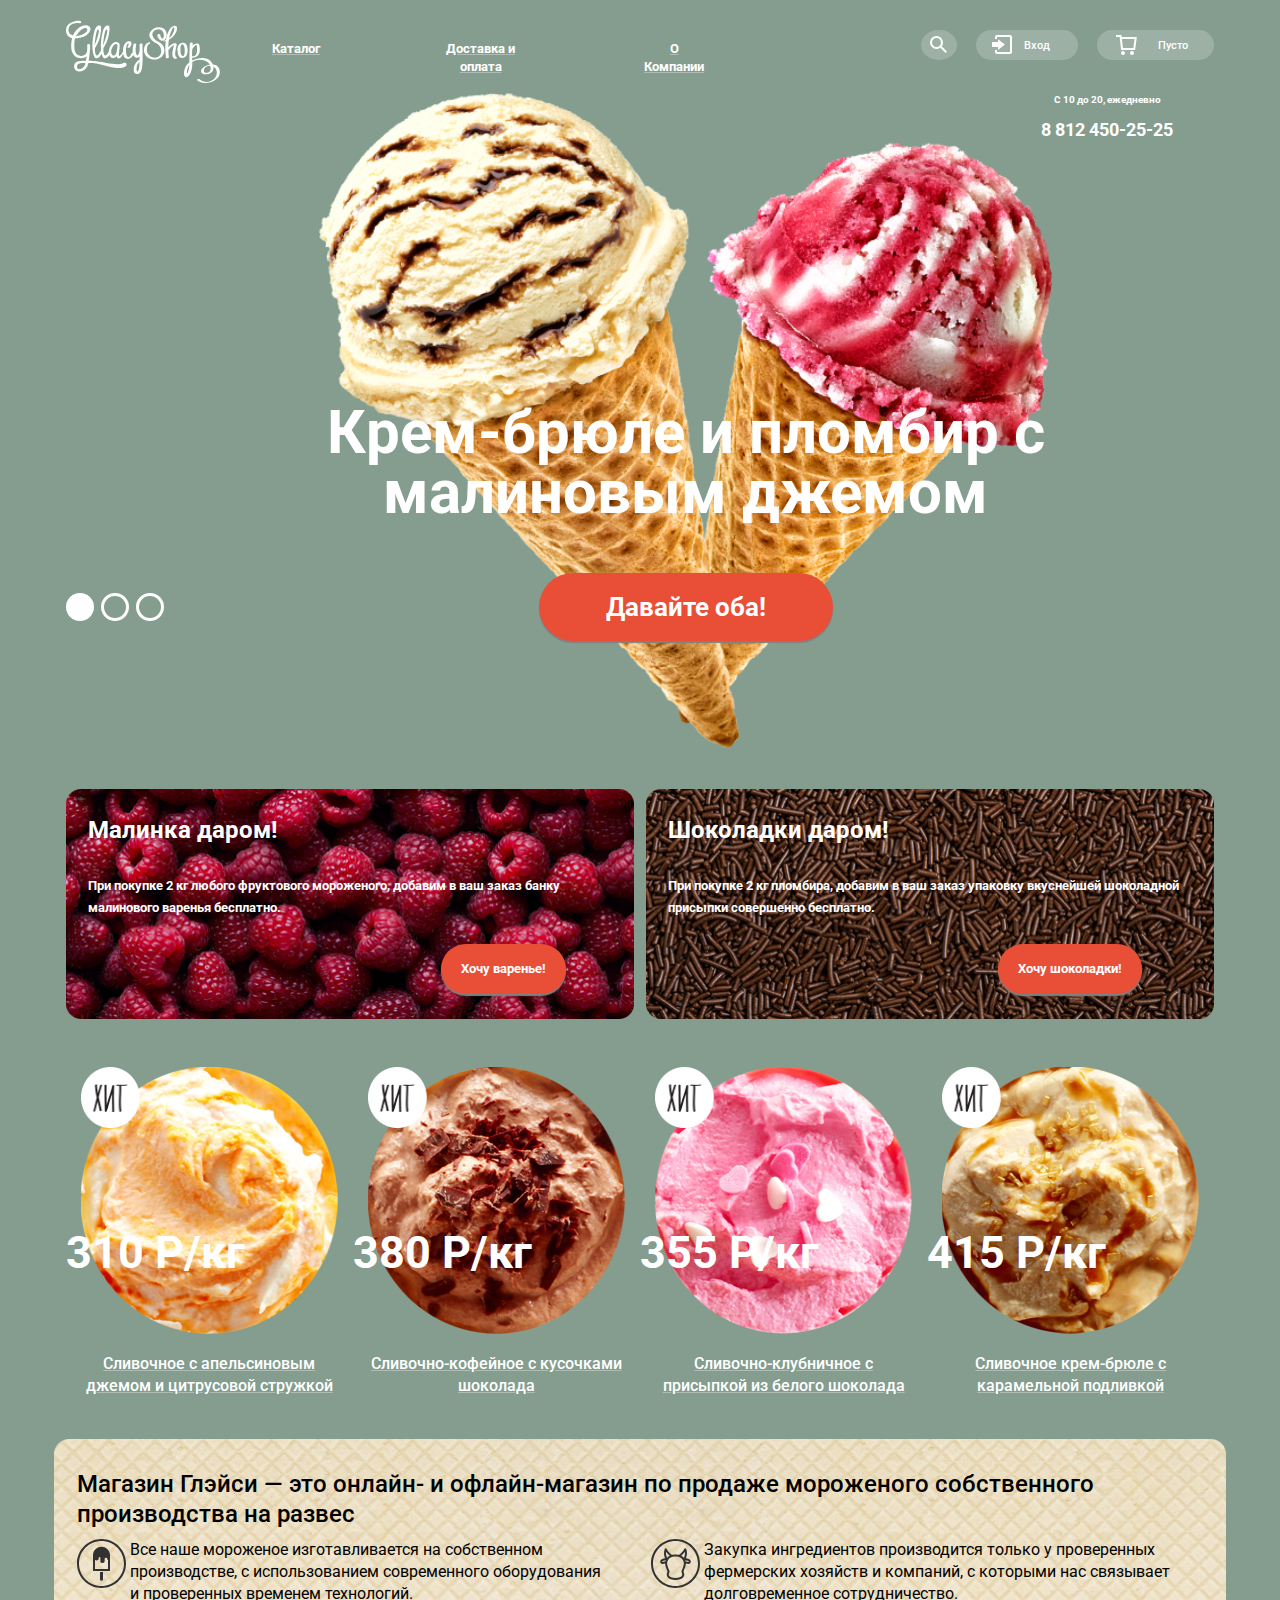
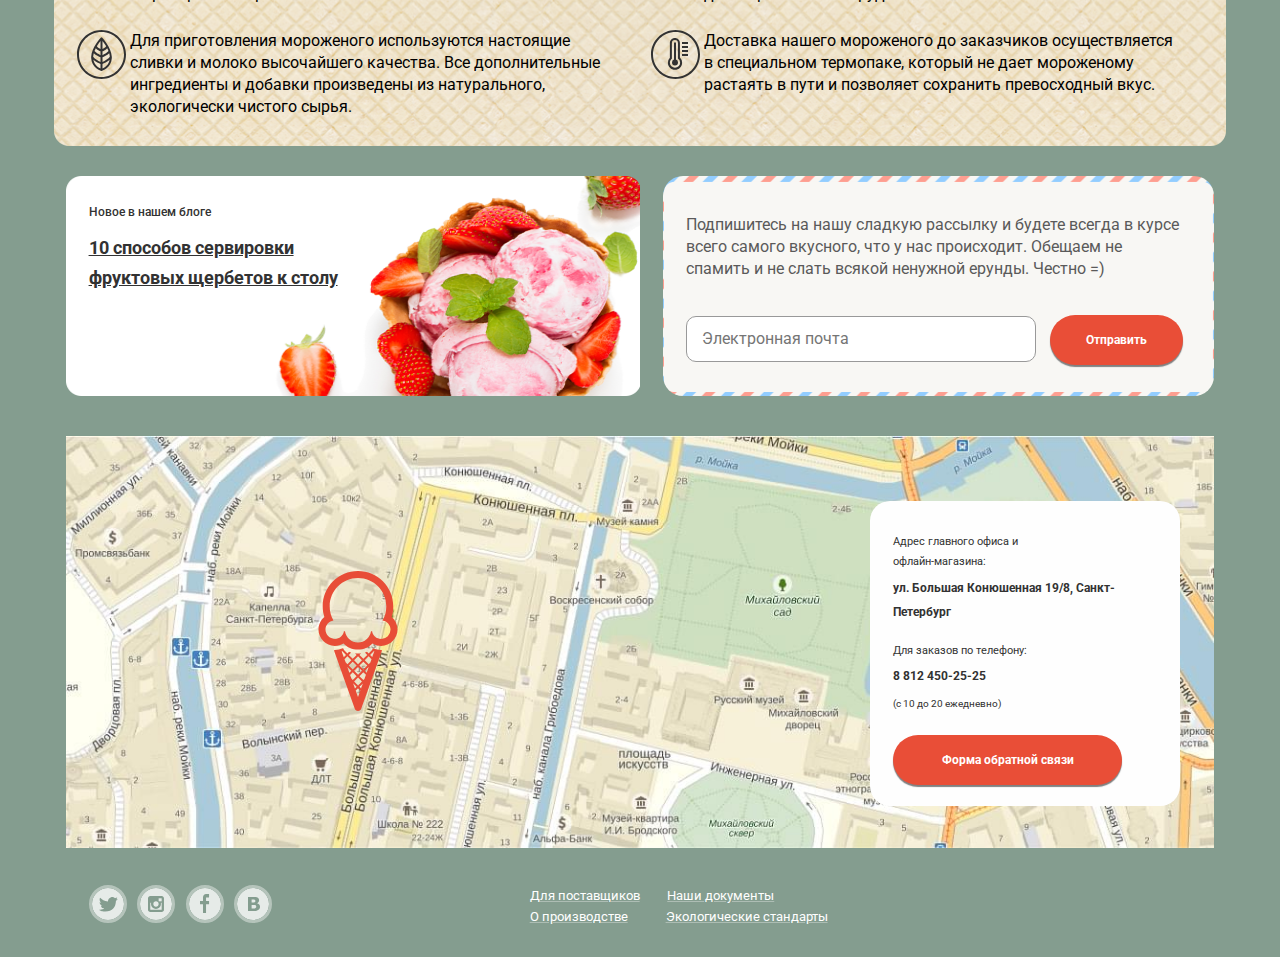
<file: index.html>
<!DOCTYPE HTML>
<html lang="ru">
<head>
<meta charset="utf-8">
<link href="https://fonts.googleapis.com/css?family=Roboto:400,500,700&display=swap&subset=cyrillic" rel="stylesheet">	
<link rel="stylesheet" href="styles/style.min.css">
<title> Главная страница </title>
</head>
<body>
<div class="modal-wrapper">
</div>
<header class="main-header container">
<div class="container__flex-div">	
<h1 class="main-header__logo">
<a href="index.html">
<img src="images/Logo.svg" alt="Логотип">
</a>
</h1>	
<nav class="main-header__nav">
<ul class="main-header__list main-header__list--info">
<li class="main-header__item main-header__item--info">
<button class="main-header__sections">
Каталог       
</button>	
</li>
<li class="main-header__item main-header__item--info">
<button class="main-header__sections">
Доставка и оплата        
</button>	
</li>
<li class="main-header__item main-header__item--info">
<button class="main-header__sections">
О Компании	 
</button>
</li>
</ul>
<ul class="main-header__list main-header__list--user">
<li class="main-header__item main-header__item--search">
<button class="main-header__search">

</button>
</li>
<li class="main-header__item main-header__item--entrance">
<button class="main-header__entrance">
Вход
</button>	
</li>
<li class="main-header__item main-header__item--basket">
<button class="main-header__basket">
Пусто 
</button>
</li>
</ul>
</nav>
</div>
<p class="main-header__time-work">
С 10 до 20, ежедневно <br>
<span class="main-header__phone">
8 812 450-25-25	
</span>
</p>
<section class="catalog-form">
<h2 class="catalog-form__header">
<a href="">
Новинки
</a>	
</h2>
<ul class="catalog-form__list">
<li class="catalog-form__item">
<a href="gllacy-catalog.html">
Сливочное	
</a>
</li>
<li class="catalog-form__item">
<a href="">
Щербеты	
</a>
</li>
<li class="catalog-form__item">
<a href="">
Фруктовый лед	
</a>
</li>
<li class="catalog-form__item">
<a href="">
Мелорин	
</a>
</li>	
</ul>
</section>
<section class="entrance-popup">
<h2 class="visually-hidden">
Вход в личный кабинет
</h2>
<form class="entrance-popup__form" action="https://echo.htmlacademy.ru" method="post">
<p>
<label class="visually-hidden" for="entrance-popup-email"> Электронная почта </label>
<input  id="entrance-popup-email" type="email" name="entrance-popup-form-email" placeholder="Электронная почта">
</p>
<p>
<label class="visually-hidden" for="entrance-popup-password"> Пароль 
</label>
<input id="entrance-popup-password" type="password" name="entrance-popup-form-password" placeholder="Пароль">
</p>
<div class="container__flex-div container__entrance-popup">
<button class="main-button entrance-popup__button" type="submit">
Войти	
</button>
<p class="entrance-popup__help">
<a href="" class="entrance-popup__link">Забыли пароль?</a>
<a href="" class="entrance-popup__link">Новая регистрация</a>
</p>
</div>
</form>
</section>
<section class="search-popup">
<h2 class="visually-hidden"> Поиск по сайту </h2>	
<form class="search-popup__form" action="https://echo.htmlacademy.ru" method="post">
<label class="visually-hidden" for="popup-search"> Что ищем? </label>
<input  id="popup-search" type="search" name="popup-search" placeholder="Что ищем?">	
</form>
</section>
</header>

<div class="container">
<section class="slider">
<h2 class="visually-hidden">
Слайдер 	
</h2>
<p class="slider__slide slider__slide--1">
Крем-брюле и пломбир
с малиновым джемом	
<button class="main-button slider__button">
Давайте оба!	
</button>
</p>

<p class="slider__slide slider__slide--2">
Шоколадный пломбир
и лимонный сорбет 
<button class="main-button slider__button">
Давайте оба!	
</button>
</p>
<p class="slider__slide slider__slide--3">
Пломбир с помадкой
и клубничный щербет
<button class="main-button slider__button">
Давайте оба!	
</button>
</p>

<form class="slider__form" action="https://echo.htmlacademy.ru" method="post">
<!-- Форма кнопки для переключения изображений -->
<ul>	
<li>
<input   type="radio"	name="slider" id="radio-1" checked>
<label  class="slider__radio slider__radio--1" for="radio-1"> </label>
</li>
<li>
<input   type="radio"	name="slider" id="radio-2" >
<label class="slider__radio slider__radio--2" for="radio-2"> </label>
</li>
<li>
<input   type="radio"	name="slider" id="radio-3" >
<label class="slider__radio slider__radio--3" for="radio-3"> </label>
</li>
</ul>
</form>
<!-- <button class="main-button slider__button">
Давайте оба!	
</button> -->

</section>
<div class="container__flex-div">
<section class="free free--1">
<h2 class="free__header">
Малинка даром!	
</h2>
<p class="free__text">
При покупке 2 кг любого фруктового мороженого, добавим в ваш заказ банку малинового варенья бесплатно.	
</p>
<button class="main-button free__button free__button--1">
Хочу варенье!
</button>
</section>
<section class="free free--2">
<h2 class="free__header">
Шоколадки даром!
</h2>
<p class="free__text">
При покупке 2 кг пломбира, добавим в ваш заказ упаковку вкуснейшей шоколадной присыпки совершенно бесплатно.
</p>
<button class="main-button free__button free__button--2">
Хочу шоколадки!
</button>
</section>
</div>
<section class="hits">
<h2 class="visually-hidden">
Хиты	
</h2>
<ul class="hits__list">
<li class="hits__item">
<img src="images/icecream-1-mainpage.png" alt="Сливочное мороженное с апельсиновым джемом и цитрусовой стружкой">	
<p class="hits__price">
310 P/кг	
</p>
<a href="" class="hits__text">
Сливочное с апельсиновым джемом и цитрусовой стружкой
</a>
<button class="main-button hits__button">
Быстрый просмотр
</button>
</li>	
<li class="hits__item">
<img src="images/icecream-2-mainpage.png" alt="Сливочно-кофейное мороженное с кусочками шоколада">	
<p class="hits__price">
380 P/кг	
</p>
<a href="" class="hits__text">
Сливочно-кофейное с кусочками шоколада
</a>
<button class="main-button hits__button">
Быстрый просмотр
</button>
</li>	
<li class="hits__item">
<img src="images/icecream-3-mainpage.png" alt="Сливочно-клубничное мороженное с присыпкой из белого шоколада">	
<p class="hits__price">
355 P/кг	
</p>
<a href="" class="hits__text">
Сливочно-клубничное с присыпкой из белого шоколада
</a>
<button class="main-button hits__button">
Быстрый просмотр
</button>
</li>	
<li class="hits__item">
<img src="images/icecream-4-mainpage.png" alt="Сливочное крем-брюле с карамельной подливкой">	
<p class="hits__price">
415 P/кг	
</p>
<a href="" class="hits__text">
Сливочное крем-брюле с карамельной подливкой
</a>
<button class="main-button hits__button">
Быстрый просмотр
</button>
</li>	
</ul>
</section>
<section class="about-us">
<h2 class="about-us__header">
Магазин Глэйси — это онлайн- и офлайн-магазин по продаже мороженого собственного производства на развес	
</h2>
<ul class="about-us__list">
<li class="about-us__item">
<p class="about-us__text about-us__text--1">
Все наше мороженое изготавливается на собственном производстве, с использованием современного оборудования и проверенных временем технологий.
</p>
</li>
<li class="about-us__item">
<p class="about-us__text about-us__text--2">
Закупка ингредиентов  производится только у проверенных фермерских хозяйств и компаний, с которыми нас связывает долговременное сотрудничество.
</p>
</li>
<li class="about-us__item">
<p class="about-us__text about-us__text--3">
Для приготовления мороженого используются настоящие сливки и молоко высочайшего качества. Все дополнительные ингредиенты и добавки произведены из натурального, экологически чистого сырья. 
</p>
</li>
<li class="about-us__item">
<p class="about-us__text about-us__text--4">
Доставка нашего мороженого до заказчиков осуществляется в специальном термопаке, который не дает мороженому растаять в пути и позволяет сохранить превосходный вкус.
</p>
</li>
</ul>
</section>
<div class="container__flex-div">
<section class="news">
<h2 class="visually-hidden">
Новости	
</h2>
<p class="news__info">
Новое в нашем блоге	
</p>
<a class="news__content" href="">
10 способов сервировки
фруктовых щербетов к
столу
</a>
</section>
<section class="mailing">
<h2 class="visually-hidden">
Подпишись на рассылку
</h2>
<p class="mailing__content">
Подпишитесь на нашу сладкую рассылку и будете всегда в курсе всего самого вкусного, что у нас происходит. Обещаем не спамить и не слать всякой ненужной ерунды. Честно =) 
</p>
<form class="mailing__form" action="https://echo.htmlacademy.ru" method="post">
<label class="visually-hidden" for="mailing-form-email"> Электронная почта </label>
<input class="mailing__input" id="mailing-form-email" type="email" name="mailing-form-email" placeholder="Электронная почта">	
<button class="main-button mailing__button" type="submit">
Отправить	
</button>
</form>
</section>
</div>
<section class="map">
<h2 class="visually-hidden">
Карта	
</h2>
<img src="images/map.jpg" class="map__main" alt="карта">
<img src="images/icecream-icon-map.svg" class="map__icon" alt="точка местоположения">
<section class="map-address">
<h2 class="visually-hidden">
Адрес
</h2>
<p class="map-address__text">
Адрес главного офиса
и офлайн-магазина:	
</p>
<p class="map-address__content">
ул. Большая Конюшенная 19/8, Санкт-Петербург	
</p>
<p class="map-address__phone-text">
Для заказов по телефону:
</p>
<p class="map-address__phone-content">
8 812 450-25-25
</p>
<p class="map-address__chart">
(с 10 до 20 ежедневно)
</p>
<button class="main-button map-address__button">
Форма обратной связи
</button>
</section>
</section>
<section class="feedback">
<h2 class="feedback__header">
Мы обязательно вам ответим!	
</h2>	
<span class="feedback__close"></span>
<form class="feedback__form" action="https://echo.htmlacademy.ru" method="post">
<!-- Форма отправки сообщения пользователю -->
<p>
<label class="visually-hidden" for="feedback-form-name"> Имя пользователя </label>
<input  type="text" name="feedback-form-name" id="feedback-form-name" placeholder="Как вас зовут?">
</p>
<p>
<label class="visually-hidden" for="feedback-form-email"> Почта пользователя </label>	
<input  type="email" name="feedback-form-email" id="feedback-form-email" placeholder="Ваша почта для ответа?">
</p>
<p>	
<label class="visually-hidden" for="feedback-form-write">Поле для текста</label>	
<textarea class="feedback__textarea" name="feedback-form-write"  id="feedback-form-write" placeholder="Напишите что-нибудь..." ></textarea>
</p>
<button class="main-button feedback__button" type="submit"> Отправить </button>
</form>

</section>
</div>
<footer class="main-footer container">
<ul class="main-footer__social-list">
<li class="main-footer__social-item">
<a href=""	class="main-footer__social-button">
<span class="visually-hidden"> Твиттер
</span>	
<svg version="1.1" xmlns="http://www.w3.org/2000/svg" xmlns:xlink="http://www.w3.org/1999/xlink" x="0px" y="0px" width="32px"
	 height="32px" viewBox="0 0 32 32" enable-background="new 0 0 32 32" xml:space="preserve">
<g >
</g>
<g >
	<path fill="#FFFFFF" d="M16,0C7.164,0,0,7.164,0,16c0,8.837,7.164,16,16,16c8.837,0,16-7.163,16-16C32,7.164,24.837,0,16,0z
		 M23.944,12.809c-0.251,6.516-3.463,10.832-10.992,10.702c-0.14,0-0.205,0-0.233,0c-0.015,0-0.021,0-0.021,0
		c-0.029,0-0.094,0-0.232,0c-0.447,0-4.543-0.443-5.344-1.823c2.479,0.19,4.247-0.406,5.12-1.136
		c-1.048-0.289-2.923-0.461-3.251-2.848c0.384,0.104,0.618,0.221,1.299,0.113c-1.307-0.824-2.758-1.519-2.679-3.643
		c0.311,0.317,1.164,0.518,1.46,0.457c-0.768-0.233-2.149-3.244-0.974-4.781c1.984,1.79,4.075,3.482,7.804,3.643
		c0.227-2.214,1.24-3.699,3.168-4.325c1.84-0.479,3.255,0.26,3.901,1.138c0.737-0.224,1.453-0.466,2.193-0.685
		c-0.004,0.833-0.569,1.463-0.935,1.709c0.747,0.165,1.423-0.475,1.423-0.475C25.467,11.818,24.557,12.58,23.944,12.809z"/>
</g>
</svg>

</a>
</li>
<li class="main-footer__social-item">
<a href=""	class="main-footer__social-button">
<span class="visually-hidden"> Инстаграмм
</span>	
<svg version="1.1"  xmlns="http://www.w3.org/2000/svg" xmlns:xlink="http://www.w3.org/1999/xlink" x="0px" y="0px"
	 width="32px" height="32px" viewBox="0 0 32 32" enable-background="new 0 0 32 32" xml:space="preserve">
<g>
	<path fill="#FFFFFF" d="M20.916,16c0,2.728-2.211,4.938-4.938,4.938S11.039,18.728,11.039,16c0-0.394,0.051-0.773,0.138-1.14
		h-0.897v6.838h11.396V14.86h-0.897C20.865,15.227,20.916,15.606,20.916,16z"/>
	<path fill="#FFFFFF" d="M15.978,18.659c1.466,0,2.659-1.193,2.659-2.659s-1.193-2.659-2.659-2.659
		c-1.466,0-2.659,1.193-2.659,2.659S14.511,18.659,15.978,18.659z"/>
	<rect x="18.637" y="10.302" fill="#FFFFFF" width="3.039" height="3.039"/>
	<path fill="#FFFFFF" d="M16,0C7.164,0,0,7.164,0,16c0,8.837,7.164,16,16,16c8.837,0,16-7.163,16-16C32,7.164,24.837,0,16,0z
		 M23.955,21.698c0,1.254-1.025,2.279-2.279,2.279H10.279C9.026,23.978,8,22.952,8,21.698V10.302c0-1.253,1.026-2.279,2.279-2.279
		h11.396c1.254,0,2.279,1.026,2.279,2.279V21.698z"/>
</g>
</svg>
</a>
</li>
<li class="main-footer__social-item">
<a href=""	class="main-footer__social-button">
<span class="visually-hidden"> Фейсбук
</span>	
<svg version="1.1"  xmlns="http://www.w3.org/2000/svg" xmlns:xlink="http://www.w3.org/1999/xlink" x="0px" y="0px"
	 width="32px" height="32px" viewBox="0 0 32 32" enable-background="new 0 0 32 32" xml:space="preserve">
<path fill="#FFFFFF" d="M16,0C7.164,0,0,7.163,0,16s7.164,16,16,16c8.837,0,16-7.164,16-16S24.837,0,16,0z M20.062,9.455h-3.021
	v3.444h3.021v3.445h-3.021v8.61h-3.021v-8.61H11v-3.445h3.021V9.455c0-1.902,1.353-3.445,3.021-3.445h3.021V9.455z"/>
</svg>
</a>
</li>
<li class="main-footer__social-item">
<a href=""	class="main-footer__social-button">
<span class="visually-hidden"> Вконтакте
</span>	
<svg version="1.1"  xmlns="http://www.w3.org/2000/svg" xmlns:xlink="http://www.w3.org/1999/xlink" x="0px" y="0px"
	 width="32px" height="32px" viewBox="0 0 32 32" enable-background="new 0 0 32 32" xml:space="preserve">
<g>
	<path fill="#FFFFFF" d="M16.637,14.495c0.402-0.019,0.719-0.082,0.951-0.188c0.326-0.145,0.54-0.33,0.641-0.559
		c0.101-0.229,0.15-0.496,0.15-0.797c0-0.232-0.058-0.465-0.174-0.697c-0.116-0.232-0.322-0.405-0.617-0.517
		c-0.264-0.1-0.592-0.155-0.984-0.165c-0.392-0.009-0.943-0.014-1.652-0.014h-0.339v2.965h0.565
		C15.749,14.523,16.235,14.514,16.637,14.495z"/>
	<path fill="#FFFFFF" d="M18.118,17.084c-0.282-0.081-0.672-0.125-1.166-0.132c-0.494-0.006-1.012-0.009-1.55-0.009h-0.79v3.493
		h0.264c1.014,0,1.74-0.003,2.18-0.009c0.438-0.007,0.843-0.088,1.212-0.245c0.377-0.157,0.633-0.364,0.774-0.625
		s0.214-0.562,0.214-0.9c0-0.446-0.088-0.788-0.261-1.03C18.825,17.386,18.531,17.204,18.118,17.084z"/>
	<path fill="#FFFFFF" d="M16,0C7.164,0,0,7.164,0,16c0,8.837,7.164,16,16,16c8.837,0,16-7.163,16-16C32,7.164,24.837,0,16,0z
		 M22.602,20.531c-0.273,0.533-0.646,0.976-1.124,1.327c-0.552,0.415-1.161,0.71-1.823,0.886s-1.501,0.264-2.519,0.264h-6.121V8.987
		h5.443c1.13,0,1.957,0.038,2.48,0.113c0.524,0.076,1.045,0.242,1.561,0.5c0.533,0.27,0.929,0.632,1.189,1.087
		c0.26,0.455,0.392,0.975,0.392,1.558c0,0.678-0.179,1.278-0.536,1.795c-0.358,0.518-0.863,0.92-1.517,1.208v0.075
		c0.917,0.182,1.642,0.559,2.179,1.13c0.537,0.571,0.807,1.325,0.807,2.261C23.013,19.392,22.875,19.997,22.602,20.531z"/>
</g>
</svg>
</a>
</li>
</ul>
<ul class="main-footer__list">
<li class="main-footer__item">
<a href="" > Для поставщиков
</a>
</li>
<li class="main-footer__item">
<a href=""> Наши документы
</a>
</li>
<li class="main-footer__item">
<a href=""> О производстве
</a>
</li>
<li class="main-footer__item main-footer__item--3">
<a href=""> Экологические стандарты
</a>
</li>	
</ul>
</footer>
<script src="scripts/all.js"></script>
</script>
</body>
</html>
</file>
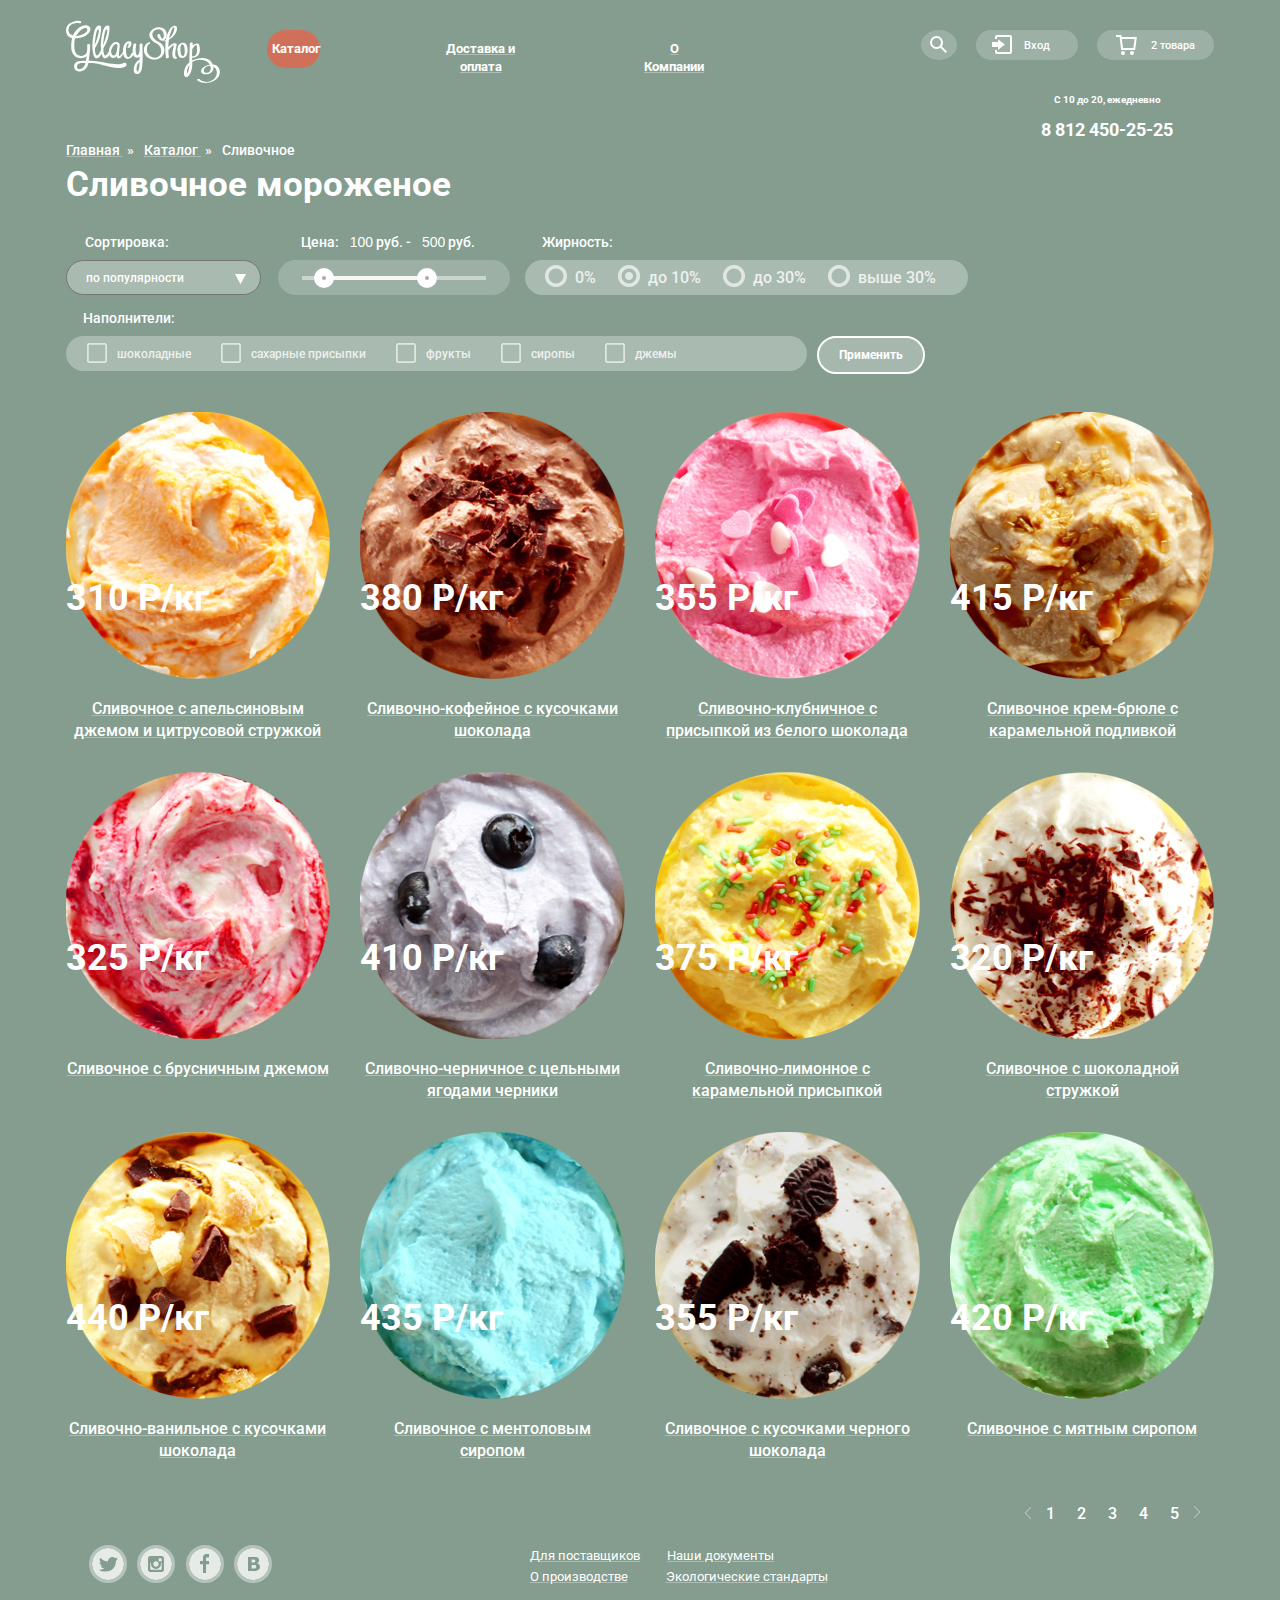
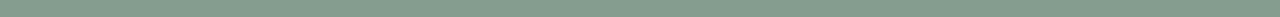
<file: gllacy-catalog.html>
<!DOCTYPE HTML>
<html lang="ru">
<head>
<meta charset="utf-8">
<link href="https://fonts.googleapis.com/css?family=Roboto:400,500,700&display=swap&subset=cyrillic" rel="stylesheet">	
<link rel="stylesheet" href="styles/style.min.css">
<title>Каталог Сливочное мороженое</title>
</head>
<body>
<header class="main-header container">
<div class="container__flex-div">	
<h1 class="main-header__logo">
<a href="gllacy-catalog.html">
<img src="images/Logo.svg" alt="Логотип">
</a>
</h1>	
<nav class="main-header__nav">
<ul class="main-header__list main-header__list--info">
<li class="main-header__item main-header__item--info">
<button class="main-header__sections main-header__sections--catalog">
Каталог       
</button>	
</li>
<li class="main-header__item main-header__item--info">
<button class="main-header__sections">
Доставка и оплата        
</button>	
</li>
<li class="main-header__item main-header__item--info">
<button class="main-header__sections">
О Компании	 
</button>
</li>
</ul>
<ul class="main-header__list main-header__list--user">
<li class="main-header__item main-header__item--search">
<button class="main-header__search">
</button>
</li>
<li class="main-header__item main-header__item--entrance">
<button class="main-header__entrance">
Вход
</button>	
</li>
<li class="main-header__item main-header__item--basket">
<button class="main-header__basket main-header__basket--catalog">
2 товара
</button>
</li>
</ul>
</nav>
</div>
<p class="main-header__time-work">
С 10 до 20, ежедневно <br>
<span class="main-header__phone">
8 812 450-25-25	
</span>
</p>
<section class="basket-products">
<h2 class="visually-hidden">Товары в корзине</h2>
<ul class="basket-products__list">
<li class="basket-products__item">
<a href="">
<img class="basket-products__cross" src="images/Х.svg" alt="Крест">	
</a>
</li>
<li class="basket-products__item basket-products__item--text-cream">
Пломбир с апельсиновым джемом
</li>
<li class="basket-products__item basket-products__item--quantity">
1,5 кг х <span>200 руб.</span> 
</li>
<li class="basket-products__item basket-products__item--price">
300 руб.
</li>
</ul>
<ul class="basket-products__list">
<li class="basket-products__item">
<a href="">
<img class="basket-products__cross" src="images/Х.svg" alt="Крест">
</a>	
</li>
<li class="basket-products__item basket-products__item--text-strawberry">
Клубничный пломбир с присыпкой <br>
из белого шоколада
</li>
<li class="basket-products__item basket-products__item--quantity">
1,5 кг х <span>300 руб.</span>
</li>
<li class="basket-products__item basket-products__item--price">
450 руб.
</li>
</ul>
<p class="basket-products__total">
Итого: 750 руб.	
</p>
<button class="main-button basket-products__button">
Оформить заказ	
</button>
</section>
<section class="catalog-form">
<h2 class="catalog-form__header">
<a href="">
Новинки
</a>	
</h2>
<ul class="catalog-form__list">
<li class="catalog-form__item">
<a href="gllacy-catalog.html">
Сливочное	
</a>
</li>
<li class="catalog-form__item">
<a href="">
Щербеты	
</a>
</li>
<li class="catalog-form__item">
<a href="">
Фруктовый лед	
</a>
</li>
<li class="catalog-form__item">
<a href="">
Мелорин	
</a>
</li>	
</ul>
</section>
<section class="entrance-popup">
<h2 class="visually-hidden">
Вход в личный кабинет
</h2>
<form class="entrance-popup__form" action="https://echo.htmlacademy.ru" method="post">
<p>
<label class="visually-hidden" for="entrance-popup-email"> Электронная почта </label>
<input  id="entrance-popup-email" type="email" name="entrance-popup-form-email" placeholder="Электронная почта">
</p>
<p>
<label class="visually-hidden" for="entrance-popup-password"> Пароль 
</label>
<input id="entrance-popup-password" type="password" name="entrance-popup-form-password" placeholder="Пароль">
</p>
<div class="container__flex-div container__entrance-popup">
<button class="main-button entrance-popup__button" type="submit">
Войти	
</button>
<p class="entrance-popup__help">
<a href="" class="entrance-popup__link">Забыли пароль?</a>
<a href="" class="entrance-popup__link">Новая регистрация</a>
</p>
</div>
</form>
</section>
<section class="search-popup">
<h2 class="visually-hidden"> Поиск по сайту </h2>	
<form class="search-popup__form" action="https://echo.htmlacademy.ru" method="post">
<label class="visually-hidden" for="popup-search"> Что ищем? </label>
<input  id="popup-search" type="search" name="popup-search" placeholder="Что ищем?">	
</form>
</section>
</header>
<div class="container">
<section class="catalog-navigation">
<ul class="catalog-navigation__list">
<li class="catalog-navigation__item">
<a href="index.html">
Главная 	
</a>
</li>	
<li class="catalog-navigation__item">
<a href="">
Каталог 	
</a>
</li>	
<li class="catalog-navigation__item">
Сливочное 	
</li>	
</ul>
<h1 class="catalog-navigation__header">
Сливочное мороженое	
</h1>
</section>
<section class="filters">
<h2 class="visually-hidden">
Фильтры	
</h2>
<form class="filters__form" method="post" action="https://echo.htmlacademy.ru"> 
<div class="container__flex-div">
<fieldset class="filters__form-sorting">
<legend> Сортировка: </legend>

<select name="sorting">
<option value="по популярности">по популярности</option>
<option value="сначала недорогие" >сначала недорогие</option>
<option value="сначала дорогие" >сначала дорогие</option>
<option value="по жирности" >по жирности</option>

</select>
</fieldset>
<fieldset class="filters__form-range">
<legend>
	Цена:
	<input class="filters__miniprice" type="text" name="filters-miniprice" value="100" title="Минимальная цена"> руб. -
	<input class="filters__maxiprice" type="text" name="filters-maxiprice" value="500" title="Максимальная цена"> руб.
</legend>
<div class="filters__range-controls">
	<div class="filters__scale">
		<div class="filters__bar"></div>
	</div>
	<div class="filters__toggle filters__toggle--min" tabindex="0"></div>
	<div class="filters__toggle filters__toggle--max" tabindex="0"></div>
</div> 
</fieldset>

<fieldset class="filters__form-fat">
<legend> Жирность: </legend>
<ul>
<li>
<input id="zero" type="radio" name="fats">
<label for="zero">0%</label>
</li>
<li>
<input id="ten" type="radio" name="fats" checked>
<label for="ten">до 10%</label>
</li>
<li>
<input id="thirty" type="radio" name="fats">
<label for="thirty">до 30%</label>
</li>
<li>
<input id="up-thirty" type="radio" name="fats" >
<label class="filters__label filters__label--last" for="up-thirty">выше 30%</label>
</li>
</ul>
</fieldset>
</div>
<fiedset class="filters__fillers">
<legend>Наполнители:</legend>
<div class="container__flex-div">
<ul>
<li>
<input id="chocolate" name="chocolate" type="checkbox">
<label for="chocolate">шоколадные</label>
</li>
<li>
<input id="sugar" name="sugar" type="checkbox">
<label for="sugar">сахарные присыпки</label>
</li>
<li>
<input id="fruits" name="fruits" type="checkbox" >
<label for="fruits">фрукты</label>
</li>
<li>
<input id="syrups" name="syrups" type="checkbox" >
<label for="syrups">сиропы</label>
</li>
<li>
<input id="jums" name="jums" type="checkbox" >
<label class="filters__label filters__label--last" for="jums">джемы</label>
</li>
</ul>
<div>
<button  class="main-button filters__button">Применить</button>
</div>
</div>
</fiedset>
</form>
</section>
<section class="products">
<h2 class="visually-hidden">
Товары	
</h2>	
<ul class="products__list">
<li class="products__item">
<img src="images/1.png" alt="Сливочное мороженное с апельсиновым джемом и цитрусовой стружкой">	
<p class="products__price">
310 P/кг	
</p>
<a href="gllacy-catalog.html" class="products__text">
Сливочное с апельсиновым джемом и цитрусовой стружкой
</a>
<button class="main-button products__button">
Быстрый просмотр
</button>
</li>	
<li class="products__item">
<img src="images/2.png" alt="Сливочно-кофейное мороженное с кусочками шоколада">	
<p class="products__price">
380 P/кг	
</p>
<a href="gllacy-catalog.html" class="products__text">
Сливочно-кофейное с кусочками шоколада
</a>
<button class="main-button products__button">
Быстрый просмотр
</button>
</li>	
<li class="products__item">
<img src="images/3.png" alt="Сливочно-клубничное мороженное с присыпкой из белого шоколада">	
<p class="products__price">
355 P/кг	
</p>
<a href="gllacy-catalog.html" class="products__text">
Сливочно-клубничное с присыпкой из белого шоколада
</a>
<button class="main-button products__button">
Быстрый просмотр
</button>
</li>	
<li class="products__item">
<img src="images/4.png" alt="Сливочное крем-брюле с карамельной подливкой">	
<p class="products__price">
415 P/кг	
</p>
<a href="gllacy-catalog.html" class="products__text">
Сливочное крем-брюле с карамельной подливкой
</a>
<button class="main-button products__button">
Быстрый просмотр
</button>
</li>	
<li class="products__item">
<img src="images/5.png" alt="Сливочное крем-брюле с карамельной подливкой">	
<p class="products__price">
325 P/кг	
</p>
<a href="gllacy-catalog.html" class="products__text">
Сливочное с брусничным джемом

</a>
<button class="main-button products__button">
Быстрый просмотр
</button>
</li>	
<li class="products__item">
<img src="images/6.png" alt="Сливочное крем-брюле с карамельной подливкой">	
<p class="products__price">
410 P/кг	
</p>
<a href="gllacy-catalog.html" class="products__text">
Сливочно-черничное с цельными ягодами черники 
</a>
<button class="main-button products__button">
Быстрый просмотр
</button>
</li>	
<li class="products__item">
<img src="images/7.png" alt="Сливочное крем-брюле с карамельной подливкой">	
<p class="products__price">
375 P/кг	
</p>
<a href="gllacy-catalog.html" class="products__text">
Сливочно-лимонное с карамельной присыпкой
</a>
<button class="main-button products__button">
Быстрый просмотр
</button>
</li>	
<li class="products__item">
<img src="images/8.png" alt="Сливочное крем-брюле с карамельной подливкой">	
<p class="products__price">
320 P/кг	
</p>
<a href="gllacy-catalog.html" class="products__text">
Сливочное с шоколадной стружкой
</a>
<button class="main-button products__button">
Быстрый просмотр
</button>
</li>	
<li class="products__item">
<img src="images/9.png" alt="Сливочное крем-брюле с карамельной подливкой">	
<p class="products__price">
440 P/кг	
</p>
<a href="gllacy-catalog.html" class="products__text">
Сливочно-ванильное с кусочками шоколада
</a>
<button class="main-button products__button">
Быстрый просмотр
</button>
</li>	
<li class="products__item">
<img src="images/10.png" alt="Сливочное крем-брюле с карамельной подливкой">	
<p class="products__price">
435 P/кг	
</p>
<a href="gllacy-catalog.html" class="products__text">
Сливочноe с ментоловым сиропом
</a>
<button class="main-button products__button">
Быстрый просмотр
</button>
</li>	
<li class="products__item">
<img src="images/11.png" alt="Сливочное крем-брюле с карамельной подливкой">	
<p class="products__price">
355 P/кг	
</p>
<a href="gllacy-catalog.html" class="products__text">
Сливочное с кусочками черного шоколада
</a>
<button class="main-button products__button">
Быстрый просмотр
</button>
</li>	
<li class="products__item">
<img src="images/12.png" alt="Сливочное крем-брюле с карамельной подливкой">	
<p class="products__price">
420 P/кг	
</p>
<a href="gllacy-catalog.html" class="products__text">
Сливочное с мятным сиропом
</a>
<button class="main-button products__button">
Быстрый просмотр
</button>
</li>	
</ul>
<ul class="products__number-list">
<li class="products__number-item">
<buttom class="products__number-button products__number-button--first">
<span class="products__arrow products__arrow--left"></span>	
</buttom>
</li>
<li class="products__number-item">
<buttom class="products__number-button">
1	
</buttom>
</li>
<li class="products__number-item">
<buttom class="products__number-button ">
2	
</buttom>
</li>
<li class="products__number-item">
<buttom class="products__number-button">
3	
</buttom>
</li>
<li class="products__number-item">
<buttom class="products__number-button ">
4	
</buttom>
</li>
<li class="products__number-item">
<buttom class="products__number-button">
5	
</buttom>
</li>
<li class="products__number-item">
<buttom class="products__number-button products__number-button--last">
<span class="products__arrow products__arrow--rigth"></span>	
</buttom>
</li>
</ul>
</section>
</div>
<footer class="main-footer container">
<ul class="main-footer__social-list">
<li class="main-footer__social-item">
<a href=""	class="main-footer__social-button">
<span class="visually-hidden"> Твиттер
</span>	
<svg version="1.1" xmlns="http://www.w3.org/2000/svg" xmlns:xlink="http://www.w3.org/1999/xlink" x="0px" y="0px" width="32px"
	 height="32px" viewBox="0 0 32 32" enable-background="new 0 0 32 32" xml:space="preserve">
<g >
</g>
<g >
	<path fill="#FFFFFF" d="M16,0C7.164,0,0,7.164,0,16c0,8.837,7.164,16,16,16c8.837,0,16-7.163,16-16C32,7.164,24.837,0,16,0z
		 M23.944,12.809c-0.251,6.516-3.463,10.832-10.992,10.702c-0.14,0-0.205,0-0.233,0c-0.015,0-0.021,0-0.021,0
		c-0.029,0-0.094,0-0.232,0c-0.447,0-4.543-0.443-5.344-1.823c2.479,0.19,4.247-0.406,5.12-1.136
		c-1.048-0.289-2.923-0.461-3.251-2.848c0.384,0.104,0.618,0.221,1.299,0.113c-1.307-0.824-2.758-1.519-2.679-3.643
		c0.311,0.317,1.164,0.518,1.46,0.457c-0.768-0.233-2.149-3.244-0.974-4.781c1.984,1.79,4.075,3.482,7.804,3.643
		c0.227-2.214,1.24-3.699,3.168-4.325c1.84-0.479,3.255,0.26,3.901,1.138c0.737-0.224,1.453-0.466,2.193-0.685
		c-0.004,0.833-0.569,1.463-0.935,1.709c0.747,0.165,1.423-0.475,1.423-0.475C25.467,11.818,24.557,12.58,23.944,12.809z"/>
</g>
</svg>

</a>
</li>
<li class="main-footer__social-item">
<a href=""	class="main-footer__social-button">
<span class="visually-hidden"> Инстаграмм
</span>	
<svg version="1.1"  xmlns="http://www.w3.org/2000/svg" xmlns:xlink="http://www.w3.org/1999/xlink" x="0px" y="0px"
	 width="32px" height="32px" viewBox="0 0 32 32" enable-background="new 0 0 32 32" xml:space="preserve">
<g>
	<path fill="#FFFFFF" d="M20.916,16c0,2.728-2.211,4.938-4.938,4.938S11.039,18.728,11.039,16c0-0.394,0.051-0.773,0.138-1.14
		h-0.897v6.838h11.396V14.86h-0.897C20.865,15.227,20.916,15.606,20.916,16z"/>
	<path fill="#FFFFFF" d="M15.978,18.659c1.466,0,2.659-1.193,2.659-2.659s-1.193-2.659-2.659-2.659
		c-1.466,0-2.659,1.193-2.659,2.659S14.511,18.659,15.978,18.659z"/>
	<rect x="18.637" y="10.302" fill="#FFFFFF" width="3.039" height="3.039"/>
	<path fill="#FFFFFF" d="M16,0C7.164,0,0,7.164,0,16c0,8.837,7.164,16,16,16c8.837,0,16-7.163,16-16C32,7.164,24.837,0,16,0z
		 M23.955,21.698c0,1.254-1.025,2.279-2.279,2.279H10.279C9.026,23.978,8,22.952,8,21.698V10.302c0-1.253,1.026-2.279,2.279-2.279
		h11.396c1.254,0,2.279,1.026,2.279,2.279V21.698z"/>
</g>
</svg>
</a>
</li>
<li class="main-footer__social-item">
<a href=""	class="main-footer__social-button">
<span class="visually-hidden"> Фейсбук
</span>	
<svg version="1.1"  xmlns="http://www.w3.org/2000/svg" xmlns:xlink="http://www.w3.org/1999/xlink" x="0px" y="0px"
	 width="32px" height="32px" viewBox="0 0 32 32" enable-background="new 0 0 32 32" xml:space="preserve">
<path fill="#FFFFFF" d="M16,0C7.164,0,0,7.163,0,16s7.164,16,16,16c8.837,0,16-7.164,16-16S24.837,0,16,0z M20.062,9.455h-3.021
	v3.444h3.021v3.445h-3.021v8.61h-3.021v-8.61H11v-3.445h3.021V9.455c0-1.902,1.353-3.445,3.021-3.445h3.021V9.455z"/>
</svg>
</a>
</li>
<li class="main-footer__social-item">
<a href=""	class="main-footer__social-button">
<span class="visually-hidden"> Вконтакте
</span>	
<svg version="1.1"  xmlns="http://www.w3.org/2000/svg" xmlns:xlink="http://www.w3.org/1999/xlink" x="0px" y="0px"
	 width="32px" height="32px" viewBox="0 0 32 32" enable-background="new 0 0 32 32" xml:space="preserve">
<g>
	<path fill="#FFFFFF" d="M16.637,14.495c0.402-0.019,0.719-0.082,0.951-0.188c0.326-0.145,0.54-0.33,0.641-0.559
		c0.101-0.229,0.15-0.496,0.15-0.797c0-0.232-0.058-0.465-0.174-0.697c-0.116-0.232-0.322-0.405-0.617-0.517
		c-0.264-0.1-0.592-0.155-0.984-0.165c-0.392-0.009-0.943-0.014-1.652-0.014h-0.339v2.965h0.565
		C15.749,14.523,16.235,14.514,16.637,14.495z"/>
	<path fill="#FFFFFF" d="M18.118,17.084c-0.282-0.081-0.672-0.125-1.166-0.132c-0.494-0.006-1.012-0.009-1.55-0.009h-0.79v3.493
		h0.264c1.014,0,1.74-0.003,2.18-0.009c0.438-0.007,0.843-0.088,1.212-0.245c0.377-0.157,0.633-0.364,0.774-0.625
		s0.214-0.562,0.214-0.9c0-0.446-0.088-0.788-0.261-1.03C18.825,17.386,18.531,17.204,18.118,17.084z"/>
	<path fill="#FFFFFF" d="M16,0C7.164,0,0,7.164,0,16c0,8.837,7.164,16,16,16c8.837,0,16-7.163,16-16C32,7.164,24.837,0,16,0z
		 M22.602,20.531c-0.273,0.533-0.646,0.976-1.124,1.327c-0.552,0.415-1.161,0.71-1.823,0.886s-1.501,0.264-2.519,0.264h-6.121V8.987
		h5.443c1.13,0,1.957,0.038,2.48,0.113c0.524,0.076,1.045,0.242,1.561,0.5c0.533,0.27,0.929,0.632,1.189,1.087
		c0.26,0.455,0.392,0.975,0.392,1.558c0,0.678-0.179,1.278-0.536,1.795c-0.358,0.518-0.863,0.92-1.517,1.208v0.075
		c0.917,0.182,1.642,0.559,2.179,1.13c0.537,0.571,0.807,1.325,0.807,2.261C23.013,19.392,22.875,19.997,22.602,20.531z"/>
</g>
</svg>
</a>
</li>
</ul>
<ul class="main-footer__list">
<li class="main-footer__item">
<a href="" > Для поставщиков
</a>
</li>
<li class="main-footer__item">
<a href=""> Наши документы
</a>
</li>
<li class="main-footer__item">
<a href=""> О производстве
</a>
</li>
<li class="main-footer__item main-footer__item--3">
<a href=""> Экологические стандарты
</a>
</li>	
</ul>
</footer>
<script src="scripts/all.js"></script>
</body>
</html>
</file>
<file: styles/style.min.css>
a,body{color:#fff}body{background-color:#849d8f;font-family:'Roboto',sans-serif;font-weight:700}*,::after,::before,body{padding:0;margin:0}ul{list-style:none}a{text-decoration:underline;outline:0;-webkit-text-decoration-color:#adbdb4;text-decoration-color:#adbdb4}.visually-hidden:not(:focus):not(:active),input [type=checkbox].visually-hidden,input [type=radio].visually-hidden{position:absolute;width:1px;height:1px;margin:-1px;border:0;padding:0;white-space:nowrap;-webkit-clip-path:inset(100%);clip-path:inset(100%);clip:rect(0 0 0 0);overflow:hidden}img{max-width:100%;height:auto}button{cursor:pointer}.main-button{text-align:center;color:#fff;vertical-align:middle;background-color:#e94e37;border:0;font-size:18px;line-height:24px;display:inline-block;outline:0;padding:13px 20px;border-radius:50px;font-family:'Roboto',sans-serif;font-weight:700;box-shadow:0 2px 1px gray}.main-button:hover{background-color:#ef7862;box-shadow:0 2px 1px #a23324}.main-button:active,.main-button:focus{background-color:#db5338;box-shadow:0 -2px 2px #952718}.container{width:100%;max-width:1200px;margin:0 auto;padding:0 2%;box-sizing:border-box}.container__flex-div{display:flex}.container__entrance-popup{margin-top:20px}.modal-wrapper{position:fixed;width:100%;height:100%;background:rgba(50,50,50,.3);z-index:10;display:none}.main-header{position:relative}.main-header__logo{width:15%;margin-top:20px}.main-header__nav{display:flex;width:85%}.main-header__list--info,.main-header__list--user{list-style:none;display:flex;width:45%;justify-content:space-between;margin-top:30px;margin-left:3%}.main-header__list--user{margin-left:22%;width:30%}.main-header__sections{font-size:calc(7px + .5vw);line-height:18px;font-family:'Roboto',sans-serif;font-weight:700;color:#fff;text-decoration:underline;-webkit-text-decoration-color:#adbdb4;text-decoration-color:#adbdb4;background-color:transparent;display:inline-block;outline:0;border:0;border-radius:50px;padding:10px 10%;width:110%}.main-header__sections--catalog{background-color:#d07058;color:#fff;text-decoration:none}.main-header__sections:hover{background-color:#f7f6f3;color:#333;text-decoration:none}.main-header__sections:focus{background-color:#f7f6f3;color:#333;text-decoration:none;box-shadow:0 -1px 3px #333}.main-header__sections:active{background-color:#f7f6f3;color:#333;text-decoration:none;box-shadow:0 -1px 3px #333}.main-header__item--search{width:12%}.main-header__item--entrance{width:35%}.main-header__item--basket{width:40%}.main-header__search,.main-header__search:hover{background-repeat:no-repeat;background-position:50% 6px}.main-header__search{background-color:rgba(255,255,255,.2);display:inline-block;outline:0;border:0;border-radius:50%;width:100%;min-height:30px;background-image:url(../images/search.svg)}.main-header__search:hover{background-color:#f8f7f4;background-image:url(../images/search-black.png)}.main-header__basket,.main-header__basket--catalog:hover,.main-header__entrance{display:inline-block;outline:0;border:0;border-radius:20px;width:100%;min-height:30px;font-family:'Roboto',sans-serif;font-weight:500;font-size:calc(5px + .5vw);line-height:16px;background-repeat:no-repeat;background-position:20% 5px}.main-header__entrance{background-color:rgba(255,255,255,.2);color:#fff;background-image:url(../images/entrance.svg);padding-left:20%}.main-header__entrance:hover{background-color:#f8f7f4;background-image:url(../images/entrance-black.png);color:#000}.main-header__basket,.main-header__basket--catalog:hover{padding-left:30%}.main-header__basket{background-color:rgba(255,255,255,.2);color:#fff;background-image:url(../images/basket.svg)}.main-header__basket--catalog:hover{background-color:#fff;color:#323232;background-image:url(../images/basket-filled.svg)}.main-header__basket--catalog:focus{background-color:#fff;display:inline-block;outline:0;border:0;border-radius:20px;width:100%;min-height:30px;font-family:'Roboto',sans-serif;font-weight:500;font-size:calc(5px + .5vw);line-height:16px;color:#323232;background-image:url(../images/basket-filled.svg);background-repeat:no-repeat;background-position:20% 5px;padding-left:30%}.main-header__time-work{padding:0;font-size:calc(4px + .5vw);line-height:16px;color:#fff;margin:0 0 0 86%}.main-header__phone{font-size:calc(12px + .5vw);line-height:24px;display:inline-block;margin-left:-8%;margin-top:10px}@media (max-width:885px){.main-header__basket,.main-header__entrance{background:0 0;background-color:rgba(255,255,255,.2)}.main-header__entrance:hover{background:0 0;background-color:#f8f7f4}.main-header__basket--catalog:hover{background:0 0;background-color:#fff}.main-header__basket--catalog:focus{background:0 0;background-color:#fff}}.slider{position:relative}.slider__slide--1,.slider__slide--2,.slider__slide--3{position:absolute;font-size:60px;line-height:60px;padding-top:310px;width:64%;margin-left:22%;background-image:url(../images/icecream.png);background-repeat:no-repeat;background-position:0 0;background-size:100% 75%;min-height:564px;top:-500px;text-align:center;display:none}.slider__slide--2,.slider__slide--3{width:61%;background-image:url(../images/icecream-2.png)}.slider__slide--3{width:58%;background-image:url(../images/icecream-3.png)}.slider__form{margin-top:451px;padding-bottom:100px}.slider__form ul{list-style:none;display:flex;padding:0}.slider__form input[type=radio]{display:none}.slider__form label{display:inline-block;cursor:pointer}.slider__form label:before{content:"";width:22px;min-height:22px;margin-right:7px;display:inline-block;border-radius:50%;border-color:#fff;border-style:solid}.slider__form input[type=radio]:checked+label:before{background-color:#fff}.hits__item:hover,.slider__form label:hover:before{background-color:rgba(255,255,255,.4)}.slider__button{font-size:calc(20px + .5vw);line-height:44px;width:40%;padding:12px 0;min-height:65px;margin-top:50px}.free--1,.free--2{margin-top:64px;background-position:0 0;background-repeat:no-repeat;background-size:100% 100%;min-height:230px;width:50%;position:relative}.free--1{background-image:url(../images/crimson-background.png);margin-right:1%}.free--2{background-image:url(../images/chocolate-background.png)}.free__header{font-size:calc(18px + .5vw);line-height:41px;margin:20px 0 25px 4%}.free__text{line-height:22px;margin:0 0 45px 4%;width:93%}.free__button,.free__text{font-size:calc(7px + .5vw)}.free__button--1{margin-top:-20px;margin-left:66%}.free__button--2{margin-top:-20px;margin-left:62%}.hits__list{display:flex;list-style:none;margin-top:40px;padding:0}.hits__list img,.products__list img{width:100%;height:267px}.hits__item{width:100%;position:relative;text-align:center;padding:8px 15px 22px}.hits__price{font-size:45px;line-height:45px;position:absolute;top:171px;left:0}.hits__text{font-size:16px;line-height:22px;font-family:'Roboto',sans-serif;font-weight:500;display:inline-block;margin-top:15px}.hits__text:active,.hits__text:hover{color:#ffbc9e;-webkit-text-decoration-color:#ffbc9e;text-decoration-color:#ffbc9e}.hits__text:focus{color:#ffbc9e;-webkit-text-decoration-color:#ffbc9e;text-decoration-color:#ffbc9e}.hits__button{margin:20px auto 0;display:none}.hits__item:hover .hits__button,.products__item:hover .products__button{display:block}.about-us{margin-left:-1%;margin-top:20px;margin-bottom:0;background-image:url(../images/wafer-background.png);background-repeat:no-repeat;background-position:0 0;background-size:100% 100%;min-height:307px;color:#000;padding-left:2%;width:100%}.about-us__header{width:90%;font-family:'Roboto',sans-serif;font-weight:500;font-size:24px;line-height:30px;padding-top:30px;margin-bottom:10px}.about-us__list{display:flex;flex-wrap:wrap;list-style:none}.about-us__item{width:46%;font-family:'Roboto',sans-serif;font-weight:400;font-size:16px;line-height:22px;position:relative;margin-right:4%}.about-us__text--1,.about-us__text--2{padding-left:10%;margin:0 0 25px}.about-us__text--1::before{background-image:url(../images/icecream-icon.svg);background-repeat:no-repeat;background-position:0 0}.about-us__text--1::before,.about-us__text--2::before,.about-us__text--3::before{content:"";width:50px;min-height:50px;position:absolute;top:0;left:0}.about-us__text--2::before{background-image:url(../images/beef-icon.svg);background-repeat:no-repeat;background-position:0 0}.about-us__text--3,.about-us__text--4{padding-left:10%;margin:0}.about-us__text--3::before{background-image:url(../images/leaflet-icon.svg)}.about-us__text--3::before,.about-us__text--4::before,.news{background-repeat:no-repeat;background-position:0 0}.about-us__text--4::before{content:"";background-image:url(../images/thermometer-icon.svg);width:50px;min-height:50px;position:absolute;top:0;left:0}@media (max-width:1150px){.about-us__text::before{background:0 0}}.news{width:48%;background-image:url(../images/Strawberry-background.png);background-size:100% 100%;min-height:220px;margin-top:30px;margin-bottom:40px;padding-left:2%}.news__info{font-family:'Roboto',sans-serif;font-weight:500;font-size:calc(6px + .5vw);line-height:22px;color:#323232;margin:25px 0 10px;width:32%}.news__content{font-size:calc(12px + .5vw);line-height:30px;color:#323232;display:inline-block;width:50%;-webkit-text-decoration-color:#323232;text-decoration-color:#323232}.mailing{width:46%;min-height:220px;margin-top:30px;margin-bottom:40px;background-image:url(../images/mailing-background.png),url(../images/post-background.png);background-repeat:no-repeat;background-position:center center,center center;background-color:#f8f7f4;border-radius:20px;margin-left:2%;padding-left:2%}.mailing__content{font-weight:400;font-size:16px;line-height:22px;color:#5a5a5a;margin:38px 0 35px;width:94%;display:inline-block}.mailing__form{margin:0;padding:0}.mailing__input{font-weight:400;font-size:16px;line-height:24px;font-family:'Roboto',sans-serif;color:#999;padding:10px 0 10px 15px;width:63%;border-radius:10px;outline:0;border:1px solid #999;background:#fff}.mailing__button{width:25%;margin-left:2%;font-size:calc(6px + .5vw);padding-left:0;padding-right:0}.map{width:100%;min-height:429px;position:relative}.map-address,.map__icon{position:absolute;top:135px;left:22%}.map-address{background-color:#fefefe;border-radius:20px;width:25%;min-height:305px;max-height:305px;top:65px;left:70%;padding-left:2%}.map-address__content,.map-address__text{font-weight:400;font-size:calc(5px + .5vw);line-height:20px;font-family:'Roboto',sans-serif;color:#323232;display:inline-block;width:55%;margin:30px 0 5px}.map-address__content{font-weight:700;font-size:calc(6px + .5vw);line-height:24px;width:80%;margin:0 0 15px}.map-address__chart,.map-address__phone-content,.map-address__phone-text{font-weight:400;font-size:calc(5px + .5vw);line-height:20px;font-family:'Roboto',sans-serif;color:#323232;display:inline-block;width:65%;margin:0 0 5px}.map-address__chart,.map-address__phone-content{font-weight:700;font-size:calc(6px + .5vw);line-height:22px;width:50%}.map-address__chart{font-weight:400;font-size:calc(4px + .5vw);width:55%;margin:0 0 20px}.map-address__button{font-size:calc(6px + .5vw);width:80%;padding-left:0;padding-right:0}@media (max-width:1150px){.map{width:100%;min-height:429px;position:relative}.map__icon{position:absolute;top:120px;left:22%}}@media (max-width:1070px){.map{width:100%;min-height:429px;position:relative}.map__icon{position:absolute;top:100px;left:22%}}@media (max-width:1000px){.map{width:100%;min-height:429px;position:relative}.map__icon{position:absolute;top:80px;left:21%}}@media (max-width:900px){.map{width:100%;min-height:429px;position:relative}.map__icon{position:absolute;top:60px;left:21%}}@media (max-width:830px){.map{width:100%;min-height:429px;position:relative}.map__icon{width:5%;position:absolute;top:115px;left:23%}}@media (max-width:750px){.map{width:100%;min-height:429px;position:relative}.map__icon{width:5%;position:absolute;top:105px;left:23%}}.main-footer{margin-top:20px;margin-bottom:30px;display:flex}.main-footer__social-list{list-style:none;display:flex;padding-left:2%;width:16%;justify-content:space-between}.main-footer__social-button svg{border:3px solid rgba(255,255,255,.5);border-radius:50%;opacity:.8}.filters__fillers label:hover,.filters__form-fat label:hover,.main-footer__social-button svg:hover{opacity:1}.main-footer__social-button svg:active{opacity:.8}.main-footer__social-button svg:focus{opacity:.8}.main-footer__list{list-style:none;display:flex;padding:0;margin:0 0 0 20%;flex-wrap:wrap;width:30%}.main-footer__item{position:relative;padding:0;margin:0 0 0 8%}.main-footer__item--3{margin-left:11%}.main-footer__item a{font-weight:400;font-size:13px;line-height:18px;font-family:'Roboto',sans-serif}.main-footer__item a:active,.main-footer__item a:hover{font-weight:700}.main-footer__item a:focus{font-weight:700}.main-footer__item a:hover::before{content:"";background-image:url(../images/heart-icon.svg);background-position:0 0;background-repeat:no-repeat;position:absolute;top:3px;left:-25px;width:16px;height:16px}@media (max-width:1130px){.main-footer__list{width:35%}.main-footer__item--3{margin-left:8%}}@media (max-width:975px){.main-footer__list{width:40%}}@media (max-width:850px){.main-footer__list{width:45%}}.catalog-form{width:13%;min-height:170px;background-color:#f8f7f4;border-radius:10px;position:absolute;top:70px;left:19%;box-shadow:0 20px 20px rgba(50,50,50,.5);display:none;z-index:2}.catalog-form__header{padding:0;position:relative;margin:0 0 20px 14%}.catalog-form__header::after{content:"";width:100%;height:1px;background-color:#d1d0ce;position:absolute;top:40px;left:-12px}.catalog-form__header a,.catalog-form__item a{color:#323232;font-weight:700;font-size:calc(5px + .5vw);line-height:16px;font-family:'Roboto',sans-serif;text-decoration:none}.catalog-form__list{list-style:none;margin:0;padding:0}.catalog-form__item{padding-bottom:5px;padding-top:5px;padding-left:14%}.catalog-form__item:hover{background-color:#fbded7}.catalog-form__item:active{background-color:#f6b5a5}.catalog-form__item a{font-weight:400}.catalog-form__item a:focus{color:#fff}.entrance-popup{width:20%;min-height:215px;background-color:#f8f7f4;border-radius:10px;position:absolute;top:65px;left:64%;box-shadow:0 20px 20px rgba(50,50,50,.5);display:none;z-index:2;padding-left:2%}.entrance-popup__form{margin:0;padding:0}.entrance-popup__form input{width:85%;border-radius:5px;color:#999;font-weight:400;font-size:calc(5px + .5vw);line-height:24px;font-family:'Roboto',sans-serif;border:1px solid #999;padding:10px 0 10px 15px;margin-top:20px;outline:0}.entrance-popup__button{width:40%;padding-left:0;padding-right:0;font-size:calc(8px + .5vw)}.entrance-popup__help{margin:0;display:inline-block;width:50%;padding:0 0 0 5%}.entrance-popup__link{color:#323232;font-weight:400;font-size:calc(3px + .5vw);line-height:24px;font-family:'Roboto',sans-serif}.entrance-popup__link:active,.entrance-popup__link:hover{color:#e84d37;-webkit-text-decoration-color:#e84d37;text-decoration-color:#e84d37}.entrance-popup__link:focus{color:#e84d37;-webkit-text-decoration-color:#e84d37;text-decoration-color:#e84d37}.search-popup{width:26.5%;min-height:80px;background-color:#f8f7f4;border-radius:10px;position:absolute;top:65px;left:50%;box-shadow:0 20px 20px rgba(50,50,50,.5);display:none;z-index:2}.search-popup__form{margin:0;padding:0}.feedback__form input,.search-popup__form input{border-radius:5px;color:#999;font-weight:400;line-height:24px;font-family:'Roboto',sans-serif;border:1px solid #999;padding:10px 0 10px 15px;outline:0}.search-popup__form input{width:90%;font-size:14px;margin-left:5%;margin-top:15px}.feedback{width:100%;max-width:440px;min-height:450px;background-color:#f8f7f4;border-radius:10px;position:fixed;top:200px;z-index:15;display:none;padding-left:2%;margin:0 auto;left:0;right:0}.feedback__header{color:#323232;font-weight:500;font-size:24px;line-height:28px;font-family:'Roboto',sans-serif;position:relative;padding:0;margin:20px 0 0}.feedback__close{width:22px;min-height:22px;cursor:pointer;position:absolute;top:25px;left:90%}.feedback__close::after,.feedback__close::before{content:"";position:absolute;width:22px;height:2px;background-color:#231f20;top:0;left:0;transform:rotate(45deg)}.feedback__close::after{transform:rotate(-45deg)}.feedback__form,.feedback__form p{margin:0;padding:0}.feedback__form input{width:52%;font-size:16px;margin-top:25px}.feedback__form input:hover,.feedback__form textarea:hover{border:2px solid #999}.feedback__form input:focus,.feedback__form textarea:focus{border:2px solid #8fbdec;color:#323232;font-weight:700}.feedback__form input[type=email]{margin-top:20px;margin-bottom:20px}.feedback__form textarea{width:90%;min-height:155px;border-radius:5px;color:#999;font-weight:400;font-size:16px;line-height:24px;font-family:'Roboto',sans-serif;border:1px solid #999;padding:10px 0 10px 15px;margin-bottom:25px;outline:0;resize:none}.feedback__button{width:30%;margin:0 0 25px 65%}.catalog-navigation__list{list-style:none;display:flex;width:20%;justify-content:space-between;margin:0;padding:0}.catalog-navigation__item{padding:0;margin:0}.catalog-navigation__item,.catalog-navigation__item a{font-family:'Roboto',sans-serif;font-weight:500;font-size:14px;line-height:16px;color:#fff}.catalog-navigation__item a::after{content:"»";width:8px;min-height:8px;display:inline-block;padding-left:4px}.catalog-navigation__item a:active,.catalog-navigation__item a:hover{color:#ffbc9e;-webkit-text-decoration-color:#ffbc9e;text-decoration-color:#ffbc9e}.catalog-navigation__item a:focus{color:#ffbc9e;-webkit-text-decoration-color:#ffbc9e;text-decoration-color:#ffbc9e}.catalog-navigation__item a:hover::after{color:#fff}.catalog-navigation__header{font-family:'Roboto',sans-serif;font-weight:700;font-size:35px;line-height:41px;color:#fff;padding:0;margin:6px 0 29px}@media (max-width:1024px){.catalog-navigation__item a::after{content:""}}.filters,.filters__form,.filters__form ul{padding:0;margin:0}.filters__form-sorting{border:0;padding:0;margin:0 0 15px;width:17%}.filters__form legend,.filters__form select{font-family:'Roboto',sans-serif;font-weight:500;color:#fff}.filters__form legend{font-size:14px;line-height:16px;margin-left:10%;margin-bottom:10px}.filters__form ul{list-style:none;display:flex}.filters__form select{font-size:calc(6px + .5vw);line-height:18px;width:100%;min-height:35px;display:inline-block;outline:0;border-radius:20px;-webkit-appearance:none;-moz-appearance:none;-ms-appearance:none;appearance:none;background:url(../images/icon-down-dir.png) no-repeat 168px 13px;background-color:#a9bab0;padding-left:10%}.filters__form select:hover{background:url(../images/icon-down-dir.svg) no-repeat 168px 13px;color:#323232;border:0;background-color:#a9bab0}.filters__form select:focus{background:url(../images/icon-down-dir.svg) no-repeat 168px 13px;color:#323232;border:0;background-color:#fff}.filters__form select option{font-family:'Roboto',sans-serif;font-weight:400;font-size:14px;line-height:16px;color:#323232;outline:0}.filters__form-range{border:0;padding:0;margin:0 0 15px 1.5%;width:20%}.filters__form-range legend{padding-left:0}.filters__form-range input[type=text]{border:0;background:0 0;text-align:right;width:16%;margin-left:-2px;font-size:14px;line-height:16px;color:#fff}.filters__range-controls{position:relative;width:80%;border:1px solid transparent;background:rgba(255,255,255,.2);border-radius:40px;padding-top:15px;height:18px;padding-left:10%;padding-right:10%}.filters__scale{height:4px;background:rgba(248,247,244,.5);padding-left:8%;padding-right:28%}.filters__bar{height:4px;background:#f8f7f4}.filters__toggle{position:absolute;top:7px;width:4px;height:4px;padding:0;border:8px solid #fff;background-color:#ababab;border-radius:50%;cursor:pointer}.filters__toggle--min{left:15%}.filters__toggle--max{left:60%}.filters__form-fat{border:0;padding:0;margin:0 0 15px 1.5%;width:36%}.filters__form-fat legend{margin-left:4%}.filters__form-fat ul{width:95%;min-height:35px;outline:0;border-radius:20px;background-color:#a9bab0;margin:0;padding:0 0 0 12%}.filters__fillers input,.filters__form-fat input{display:none}.filters__form-fat label{display:inline-block;cursor:pointer;font-family:'Roboto',sans-serif;font-weight:500;font-size:16px;line-height:18px;color:#fff;margin:0;position:relative;padding:9px 52px 0 0;opacity:.8}.filters__form-fat .filters__label--last{padding-right:0}.filters__form-fat label::before{content:"";background:url(../images/radio-off.png) no-repeat 0 0;display:inline-block;width:22px;min-height:22px;top:5px;left:-30px;position:absolute}.filters__form-fat input[type=radio]:checked+label::before{content:"";background:url(../images/radio-on.png) no-repeat 0 0;display:inline-block;width:22px;min-height:22px;top:5px;left:-30px;position:absolute}.filters__fillers input[type=checkbox]:disabled+label,.filters__form-fat input[type=radio]:disabled+label{opacity:.4}.filters__fillers{border:0;margin:0;padding:0}.filters__fillers legend{margin-left:1.5%}.filters__fillers ul{width:60%;height:35px;outline:0;border-radius:20px;background-color:#a9bab0;margin:0;padding:0 0 0 4.5%}.filters__fillers label{display:inline-block;cursor:pointer;font-family:'Roboto',sans-serif;font-weight:500;font-size:calc(6px + .5vw);line-height:18px;color:#fff;margin:0 60px 0 0;position:relative;padding:9px 0 0;opacity:.8}.filters__fillers .filters__label--last{margin-right:0}.filters__fillers label::before{content:"";background:url(../images/checkbox-off.png) no-repeat 0 0;display:inline-block;width:20px;min-height:20px;top:7px;left:-30px;position:absolute}.filters__fillers input[type=checkbox]:checked+label::before{content:"";background:url(../images/checkbox-on.png) no-repeat 0 0;display:inline-block;width:20px;min-height:20px;top:7px;left:-30px;position:absolute}.filters__button{width:100%;height:38px;font-size:calc(6px + .5vw);padding-top:5px;border:2px solid #fff;background-color:#a6b7ad;box-shadow:none;margin-left:10%}.filters__button:hover{background-color:#fff;color:#323232;box-shadow:none}.filters__button:focus{background-color:#eaeaea;color:#323232;box-shadow:0 -2px 2px #6a6b6a;border:2px solid #eaeaea}.products{margin:0;padding:0}.products__list{display:flex;list-style:none;margin-top:30px;padding:0;flex-wrap:wrap;justify-content:space-between}.products__item{width:23%;position:relative;text-align:center;padding:8px 0 22px;display:none}.products__item:hover{background-color:#9bafa3}.products__price{font-size:calc(30px + .5vw);line-height:45px;position:absolute;top:171px;left:0}.products__text{font-size:16px;line-height:22px;font-family:'Roboto',sans-serif;font-weight:500;display:inline-block;margin-top:15px}.products__text:active,.products__text:hover{color:#ffbc9e;-webkit-text-decoration-color:#ffbc9e;text-decoration-color:#ffbc9e}.products__text:focus{color:#ffbc9e;-webkit-text-decoration-color:#ffbc9e;text-decoration-color:#ffbc9e}.products__button{margin:20px auto 0;display:none}.products__number-list{display:flex;width:17%;list-style:none;margin-top:20px;margin-left:83%}.products__number-button{text-decoration:none;font-family:'Roboto',sans-serif;font-weight:500;font-size:16px;line-height:18px;color:#fff;cursor:pointer;margin-left:3px;margin-right:3px;padding-right:8px;padding-left:8px}.products__number-button:active,.products__number-button:hover{border-radius:50%;background-color:#9db1a5;padding:4px 8px;color:#fff}.products__number-button:active{color:#353535;background-color:#fff}.products__number-button:focus{color:#353535;border-radius:50%;background-color:#fff;padding:4px 8px}.products__number-button--first,.products__number-button--last{padding:0}.products__number-button--first:active,.products__number-button--first:hover{border:0;background-color:transparent;padding:0;color:#fff}.products__number-button--first:focus{border:0;background-color:transparent;padding:0;color:#fff}.products__number-button--first::before{content:"";background:url(../images/icon-left-small.svg) no-repeat 0 2px;display:inline-block;width:10px;min-height:17px;transform:rotate(180deg)}.products__number-button--last:active,.products__number-button--last:hover{border:0;background-color:transparent;padding:0;color:#fff}.products__number-button--last:focus{border:0;background-color:transparent;padding:0;color:#fff}.products__number-button--last::before{content:"";background:url(../images/icon-right-small.svg) no-repeat 0 2px;display:inline-block;width:10px;min-height:17px}@media (max-width:1024px){.products__number-list{display:flex;width:17%;list-style:none;margin-top:20px;margin-left:40%}}.basket-products{width:42%;min-height:242px;background-color:#f8f7f4;border-radius:10px;position:absolute;top:65px;left:54.5%;box-shadow:0 20px 20px #5b6a62;display:none;z-index:1}.basket-products__list{display:flex;list-style:none;padding:0;margin:32px 0 44px 3%}.basket-products__item{font-family:'Roboto',sans-serif;font-weight:400;font-size:13px;line-height:16px;color:#323232;margin:0;padding:0}.basket-products__item--text-cream,.basket-products__item--text-strawberry{position:relative;width:47%}.basket-products__item--text-cream::before,.basket-products__item--text-strawberry::before{content:"";display:inline-block;width:33px;min-height:33px;position:absolute;top:-10px;left:-47px}.basket-products__item--text-cream::before{background:url(../images/icecream-basket-1.png) no-repeat 0 0}.basket-products__item--text-strawberry::before{background:url(../images/icecream-basket-2.png) no-repeat 0 0}.basket-products__item--quantity{width:22%}.basket-products__item span{color:#999}.basket-products__cross{padding:0;margin:0 60px 0 0}.basket-products__total{font-family:'Roboto',sans-serif;font-weight:700;font-size:15px;line-height:18px;color:#323232;padding:0;margin:35px 0 17px 75%;position:relative}.basket-products__total::before{content:"";background-color:#cacac7;display:inline-block;width:405%;height:1px;position:absolute;top:-18px;left:-320%}.basket-products__button{font-size:calc(8px + .5vw);margin-left:61%;margin-bottom:20px}.js-off{display:none}.js-show{display:block}.js-body-slide-2{background-color:#96a4b4}.js-body-slide-3{background-color:#a18f88}
</file>
